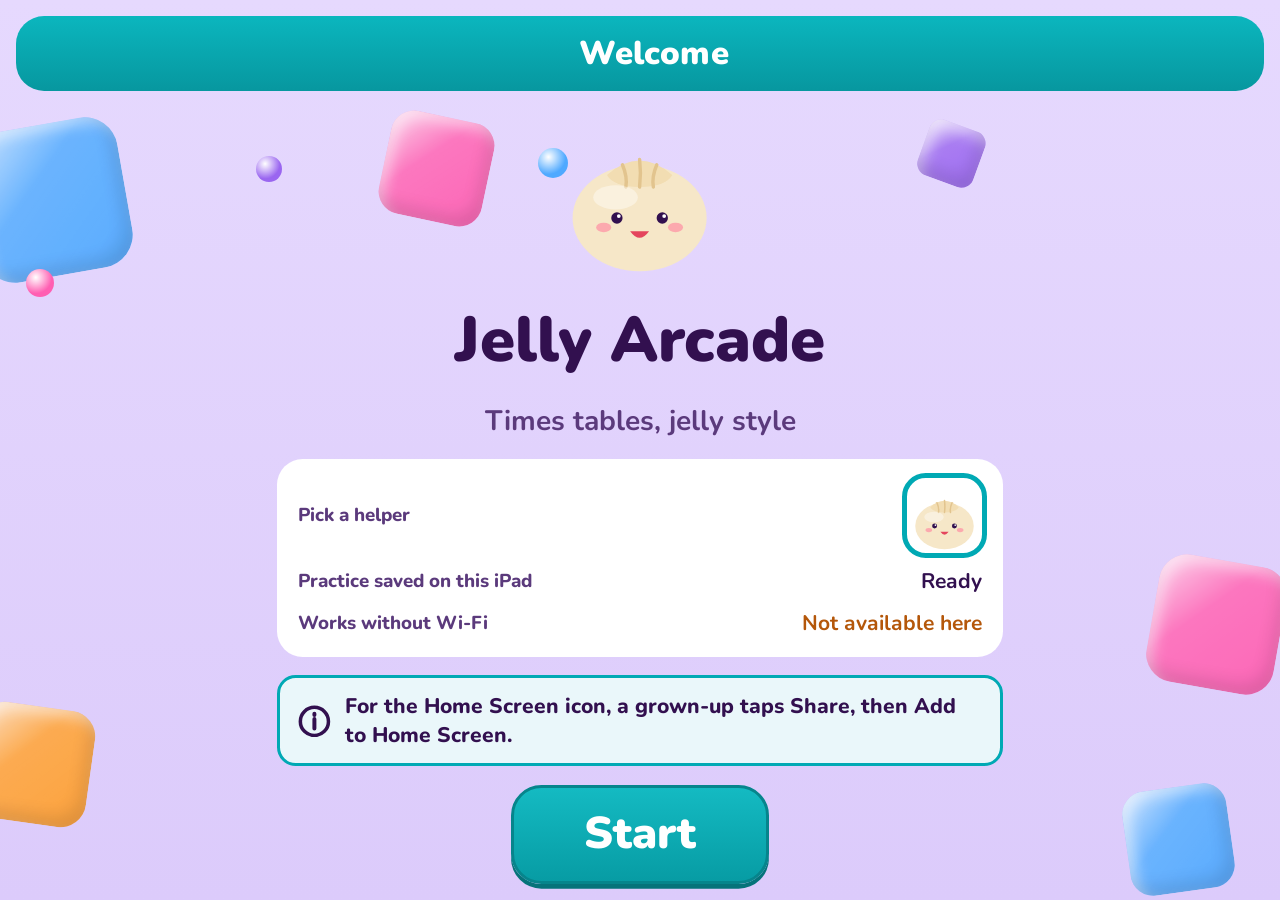
<file: index.html>
<!DOCTYPE html><!--xlzWpRElolEZIaLu9i3K3--><html lang="en-GB" class="__variable_edda51"><head><meta charSet="utf-8"/><meta name="viewport" content="width=device-width, initial-scale=1, viewport-fit=cover"/><link rel="preload" href="/_next/static/media/5cc7ff84a6a272e2-s.p.woff2" as="font" crossorigin="" type="font/woff2"/><link rel="stylesheet" href="/_next/static/css/3253ec397195ac8b.css" data-precedence="next"/><link rel="preload" as="script" fetchPriority="low" href="/_next/static/chunks/webpack-af265a51c39a3e9d.js"/><script src="/_next/static/chunks/4bd1b696-c023c6e3521b1417.js" async=""></script><script src="/_next/static/chunks/255-09fb0d129bb12f51.js" async=""></script><script src="/_next/static/chunks/main-app-bbb7b37649648c88.js" async=""></script><script src="/_next/static/chunks/app/page-cbb9de2ed6f746cb.js" async=""></script><meta name="next-size-adjust" content=""/><meta name="theme-color" content="#00A9B4"/><title>Jelly Arcade</title><meta name="description" content="Times-table practice. Everything is saved on this iPad."/><link rel="manifest" href="/manifest.webmanifest"/><meta name="robots" content="noindex, nofollow"/><meta name="format-detection" content="telephone=no"/><meta name="mobile-web-app-capable" content="yes"/><meta name="apple-mobile-web-app-title" content="Jelly Arcade"/><meta name="apple-mobile-web-app-status-bar-style" content="default"/><link rel="icon" href="/icons/icon-192.png" sizes="192x192" type="image/png"/><link rel="apple-touch-icon" href="/icons/apple-touch-icon.png" sizes="180x180"/><script src="/_next/static/chunks/polyfills-42372ed130431b0a.js" noModule=""></script></head><body><div hidden=""><!--$--><!--/$--></div><div class="scr" role="status" aria-label="Loading" style="align-items:center;justify-content:center;gap:2rem"><svg class="" style="width:16rem;height:16rem" viewBox="0 0 200 200" aria-hidden="true"><ellipse cx="100" cy="128" rx="78" ry="62" fill="#F6E7C8"/><path d="M62 78q38-34 76 0q-8 14-38 14t-38-14z" fill="#F2DDB2"/><path d="M80 66q6 14 4 26M100 60q2 16 0 32M120 66q-6 14-4 26" stroke="#E2C48E" stroke-width="4" fill="none" stroke-linecap="round"/><ellipse cx="72" cy="104" rx="26" ry="14" fill="#fff" opacity=".4"/><circle cx="73.6" cy="128" r="6.6000000000000005" fill="#32104F"/><circle cx="126.4" cy="128" r="6.6000000000000005" fill="#32104F"/><circle cx="75.8" cy="125.8" r="2.2" fill="#fff"/><circle cx="128.6" cy="125.8" r="2.2" fill="#fff"/><ellipse cx="58.199999999999996" cy="139" rx="8.8" ry="5.5" fill="#FF8FA3" opacity=".7"/><ellipse cx="141.8" cy="139" rx="8.8" ry="5.5" fill="#FF8FA3" opacity=".7"/><path d="M89 143.4q11 15.400000000000002 22 0z" fill="#E4455D"/></svg><div class="h3">Getting your records…</div><div class="bar" style="width:30rem"><i style="width:55%"></i></div></div><!--$--><!--/$--><script src="/_next/static/chunks/webpack-af265a51c39a3e9d.js" id="_R_" async=""></script><script>(self.__next_f=self.__next_f||[]).push([0])</script><script>self.__next_f.push([1,"1:\"$Sreact.fragment\"\n2:I[9766,[],\"\"]\n3:I[8924,[],\"\"]\n4:I[79,[\"974\",\"static/chunks/app/page-cbb9de2ed6f746cb.js\"],\"App\"]\n5:I[4431,[],\"OutletBoundary\"]\n7:I[5278,[],\"AsyncMetadataOutlet\"]\n9:I[4431,[],\"ViewportBoundary\"]\nb:I[4431,[],\"MetadataBoundary\"]\nc:\"$Sreact.suspense\"\ne:I[7150,[],\"\"]\n:HL[\"/_next/static/media/5cc7ff84a6a272e2-s.p.woff2\",\"font\",{\"crossOrigin\":\"\",\"type\":\"font/woff2\"}]\n:HL[\"/_next/static/css/3253ec397195ac8b.css\",\"style\"]\n"])</script><script>self.__next_f.push([1,"0:{\"P\":null,\"b\":\"xlzWpRElolEZIaLu9i3K3\",\"p\":\"\",\"c\":[\"\",\"\"],\"i\":false,\"f\":[[[\"\",{\"children\":[\"__PAGE__\",{}]},\"$undefined\",\"$undefined\",true],[\"\",[\"$\",\"$1\",\"c\",{\"children\":[[[\"$\",\"link\",\"0\",{\"rel\":\"stylesheet\",\"href\":\"/_next/static/css/3253ec397195ac8b.css\",\"precedence\":\"next\",\"crossOrigin\":\"$undefined\",\"nonce\":\"$undefined\"}]],[\"$\",\"html\",null,{\"lang\":\"en-GB\",\"className\":\"__variable_edda51\",\"children\":[\"$\",\"body\",null,{\"children\":[\"$\",\"$L2\",null,{\"parallelRouterKey\":\"children\",\"error\":\"$undefined\",\"errorStyles\":\"$undefined\",\"errorScripts\":\"$undefined\",\"template\":[\"$\",\"$L3\",null,{}],\"templateStyles\":\"$undefined\",\"templateScripts\":\"$undefined\",\"notFound\":[[[\"$\",\"title\",null,{\"children\":\"404: This page could not be found.\"}],[\"$\",\"div\",null,{\"style\":{\"fontFamily\":\"system-ui,\\\"Segoe UI\\\",Roboto,Helvetica,Arial,sans-serif,\\\"Apple Color Emoji\\\",\\\"Segoe UI Emoji\\\"\",\"height\":\"100vh\",\"textAlign\":\"center\",\"display\":\"flex\",\"flexDirection\":\"column\",\"alignItems\":\"center\",\"justifyContent\":\"center\"},\"children\":[\"$\",\"div\",null,{\"children\":[[\"$\",\"style\",null,{\"dangerouslySetInnerHTML\":{\"__html\":\"body{color:#000;background:#fff;margin:0}.next-error-h1{border-right:1px solid rgba(0,0,0,.3)}@media (prefers-color-scheme:dark){body{color:#fff;background:#000}.next-error-h1{border-right:1px solid rgba(255,255,255,.3)}}\"}}],[\"$\",\"h1\",null,{\"className\":\"next-error-h1\",\"style\":{\"display\":\"inline-block\",\"margin\":\"0 20px 0 0\",\"padding\":\"0 23px 0 0\",\"fontSize\":24,\"fontWeight\":500,\"verticalAlign\":\"top\",\"lineHeight\":\"49px\"},\"children\":404}],[\"$\",\"div\",null,{\"style\":{\"display\":\"inline-block\"},\"children\":[\"$\",\"h2\",null,{\"style\":{\"fontSize\":14,\"fontWeight\":400,\"lineHeight\":\"49px\",\"margin\":0},\"children\":\"This page could not be found.\"}]}]]}]}]],[]],\"forbidden\":\"$undefined\",\"unauthorized\":\"$undefined\"}]}]}]]}],{\"children\":[\"__PAGE__\",[\"$\",\"$1\",\"c\",{\"children\":[[\"$\",\"$L4\",null,{}],null,[\"$\",\"$L5\",null,{\"children\":[\"$L6\",[\"$\",\"$L7\",null,{\"promise\":\"$@8\"}]]}]]}],{},null,false]},null,false],[\"$\",\"$1\",\"h\",{\"children\":[null,[[\"$\",\"$L9\",null,{\"children\":\"$La\"}],[\"$\",\"meta\",null,{\"name\":\"next-size-adjust\",\"content\":\"\"}]],[\"$\",\"$Lb\",null,{\"children\":[\"$\",\"div\",null,{\"hidden\":true,\"children\":[\"$\",\"$c\",null,{\"fallback\":null,\"children\":\"$Ld\"}]}]}]]}],false]],\"m\":\"$undefined\",\"G\":[\"$e\",[]],\"s\":false,\"S\":true}\n"])</script><script>self.__next_f.push([1,"a:[[\"$\",\"meta\",\"0\",{\"charSet\":\"utf-8\"}],[\"$\",\"meta\",\"1\",{\"name\":\"viewport\",\"content\":\"width=device-width, initial-scale=1, viewport-fit=cover\"}],[\"$\",\"meta\",\"2\",{\"name\":\"theme-color\",\"content\":\"#00A9B4\"}]]\n6:null\n"])</script><script>self.__next_f.push([1,"f:I[622,[],\"IconMark\"]\n"])</script><script>self.__next_f.push([1,"8:{\"metadata\":[[\"$\",\"title\",\"0\",{\"children\":\"Jelly Arcade\"}],[\"$\",\"meta\",\"1\",{\"name\":\"description\",\"content\":\"Times-table practice. Everything is saved on this iPad.\"}],[\"$\",\"link\",\"2\",{\"rel\":\"manifest\",\"href\":\"/manifest.webmanifest\",\"crossOrigin\":\"$undefined\"}],[\"$\",\"meta\",\"3\",{\"name\":\"robots\",\"content\":\"noindex, nofollow\"}],[\"$\",\"meta\",\"4\",{\"name\":\"format-detection\",\"content\":\"telephone=no\"}],[\"$\",\"meta\",\"5\",{\"name\":\"mobile-web-app-capable\",\"content\":\"yes\"}],[\"$\",\"meta\",\"6\",{\"name\":\"apple-mobile-web-app-title\",\"content\":\"Jelly Arcade\"}],[\"$\",\"meta\",\"7\",{\"name\":\"apple-mobile-web-app-status-bar-style\",\"content\":\"default\"}],[\"$\",\"link\",\"8\",{\"rel\":\"icon\",\"href\":\"/icons/icon-192.png\",\"sizes\":\"192x192\",\"type\":\"image/png\"}],[\"$\",\"link\",\"9\",{\"rel\":\"apple-touch-icon\",\"href\":\"/icons/apple-touch-icon.png\",\"sizes\":\"180x180\"}],[\"$\",\"$Lf\",\"10\",{}]],\"error\":null,\"digest\":\"$undefined\"}\n"])</script><script>self.__next_f.push([1,"d:\"$8:metadata\"\n"])</script></body></html>
</file>
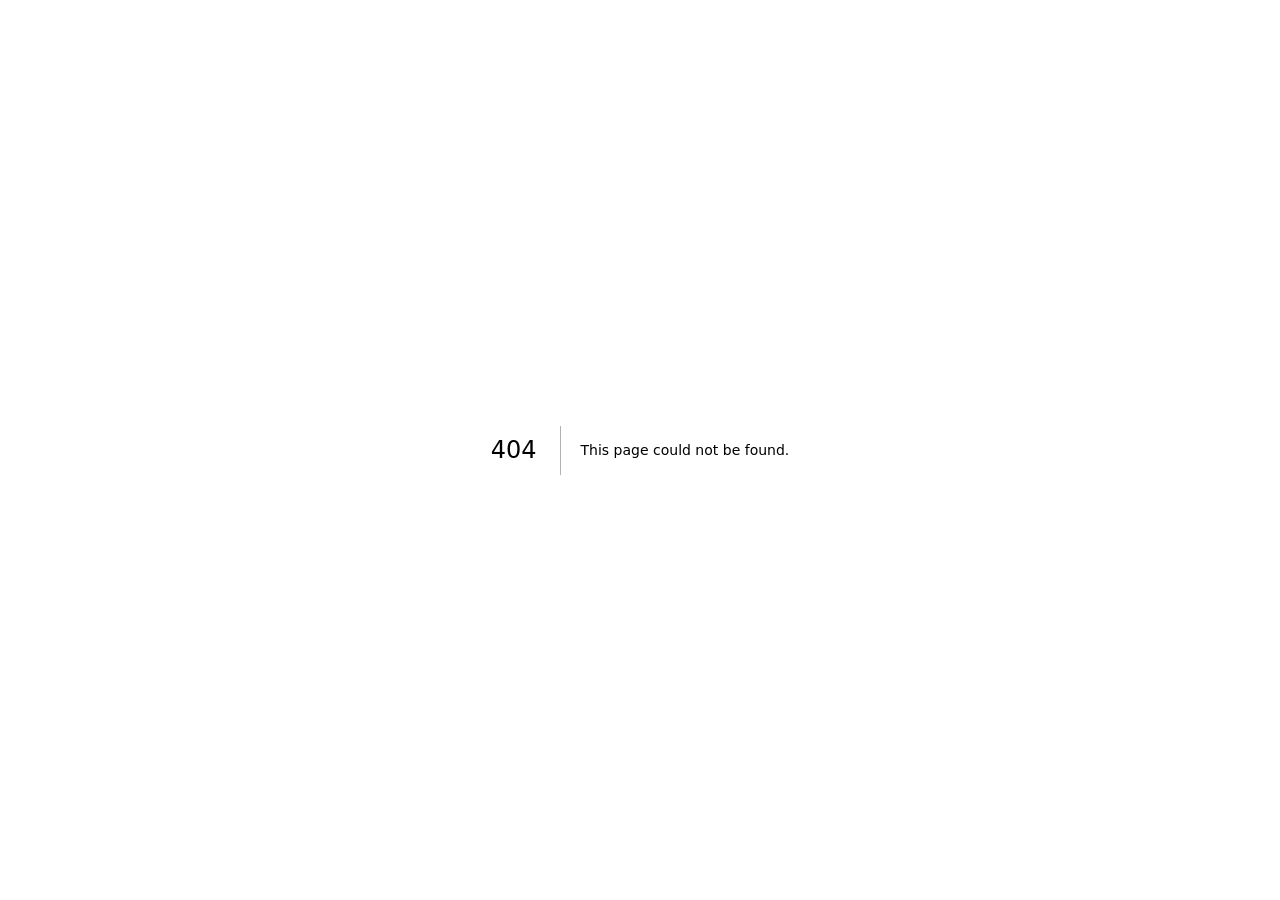
<file: 404/index.html>
<!DOCTYPE html><!--xlzWpRElolEZIaLu9i3K3--><html lang="en-GB" class="__variable_edda51"><head><meta charSet="utf-8"/><meta name="viewport" content="width=device-width, initial-scale=1, viewport-fit=cover"/><link rel="preload" href="/_next/static/media/5cc7ff84a6a272e2-s.p.woff2" as="font" crossorigin="" type="font/woff2"/><link rel="stylesheet" href="/_next/static/css/3253ec397195ac8b.css" data-precedence="next"/><link rel="preload" as="script" fetchPriority="low" href="/_next/static/chunks/webpack-af265a51c39a3e9d.js"/><script src="/_next/static/chunks/4bd1b696-c023c6e3521b1417.js" async=""></script><script src="/_next/static/chunks/255-09fb0d129bb12f51.js" async=""></script><script src="/_next/static/chunks/main-app-bbb7b37649648c88.js" async=""></script><meta name="robots" content="noindex"/><meta name="next-size-adjust" content=""/><title>404: This page could not be found.</title><meta name="theme-color" content="#00A9B4"/><title>Jelly Arcade</title><meta name="description" content="Times-table practice. Everything is saved on this iPad."/><link rel="manifest" href="/manifest.webmanifest"/><meta name="robots" content="noindex, nofollow"/><meta name="format-detection" content="telephone=no"/><meta name="mobile-web-app-capable" content="yes"/><meta name="apple-mobile-web-app-title" content="Jelly Arcade"/><meta name="apple-mobile-web-app-status-bar-style" content="default"/><link rel="icon" href="/icons/icon-192.png" sizes="192x192" type="image/png"/><link rel="apple-touch-icon" href="/icons/apple-touch-icon.png" sizes="180x180"/><script src="/_next/static/chunks/polyfills-42372ed130431b0a.js" noModule=""></script></head><body><div hidden=""><!--$--><!--/$--></div><div style="font-family:system-ui,&quot;Segoe UI&quot;,Roboto,Helvetica,Arial,sans-serif,&quot;Apple Color Emoji&quot;,&quot;Segoe UI Emoji&quot;;height:100vh;text-align:center;display:flex;flex-direction:column;align-items:center;justify-content:center"><div><style>body{color:#000;background:#fff;margin:0}.next-error-h1{border-right:1px solid rgba(0,0,0,.3)}@media (prefers-color-scheme:dark){body{color:#fff;background:#000}.next-error-h1{border-right:1px solid rgba(255,255,255,.3)}}</style><h1 class="next-error-h1" style="display:inline-block;margin:0 20px 0 0;padding:0 23px 0 0;font-size:24px;font-weight:500;vertical-align:top;line-height:49px">404</h1><div style="display:inline-block"><h2 style="font-size:14px;font-weight:400;line-height:49px;margin:0">This page could not be found.</h2></div></div></div><!--$--><!--/$--><script src="/_next/static/chunks/webpack-af265a51c39a3e9d.js" id="_R_" async=""></script><script>(self.__next_f=self.__next_f||[]).push([0])</script><script>self.__next_f.push([1,"1:\"$Sreact.fragment\"\n2:I[9766,[],\"\"]\n3:I[8924,[],\"\"]\n4:I[4431,[],\"OutletBoundary\"]\n6:I[5278,[],\"AsyncMetadataOutlet\"]\n8:I[4431,[],\"ViewportBoundary\"]\na:I[4431,[],\"MetadataBoundary\"]\nb:\"$Sreact.suspense\"\nd:I[7150,[],\"\"]\n:HL[\"/_next/static/media/5cc7ff84a6a272e2-s.p.woff2\",\"font\",{\"crossOrigin\":\"\",\"type\":\"font/woff2\"}]\n:HL[\"/_next/static/css/3253ec397195ac8b.css\",\"style\"]\n"])</script><script>self.__next_f.push([1,"0:{\"P\":null,\"b\":\"xlzWpRElolEZIaLu9i3K3\",\"p\":\"\",\"c\":[\"\",\"_not-found\",\"\"],\"i\":false,\"f\":[[[\"\",{\"children\":[\"/_not-found\",{\"children\":[\"__PAGE__\",{}]}]},\"$undefined\",\"$undefined\",true],[\"\",[\"$\",\"$1\",\"c\",{\"children\":[[[\"$\",\"link\",\"0\",{\"rel\":\"stylesheet\",\"href\":\"/_next/static/css/3253ec397195ac8b.css\",\"precedence\":\"next\",\"crossOrigin\":\"$undefined\",\"nonce\":\"$undefined\"}]],[\"$\",\"html\",null,{\"lang\":\"en-GB\",\"className\":\"__variable_edda51\",\"children\":[\"$\",\"body\",null,{\"children\":[\"$\",\"$L2\",null,{\"parallelRouterKey\":\"children\",\"error\":\"$undefined\",\"errorStyles\":\"$undefined\",\"errorScripts\":\"$undefined\",\"template\":[\"$\",\"$L3\",null,{}],\"templateStyles\":\"$undefined\",\"templateScripts\":\"$undefined\",\"notFound\":\"$undefined\",\"forbidden\":\"$undefined\",\"unauthorized\":\"$undefined\"}]}]}]]}],{\"children\":[\"/_not-found\",[\"$\",\"$1\",\"c\",{\"children\":[null,[\"$\",\"$L2\",null,{\"parallelRouterKey\":\"children\",\"error\":\"$undefined\",\"errorStyles\":\"$undefined\",\"errorScripts\":\"$undefined\",\"template\":[\"$\",\"$L3\",null,{}],\"templateStyles\":\"$undefined\",\"templateScripts\":\"$undefined\",\"notFound\":\"$undefined\",\"forbidden\":\"$undefined\",\"unauthorized\":\"$undefined\"}]]}],{\"children\":[\"__PAGE__\",[\"$\",\"$1\",\"c\",{\"children\":[[[\"$\",\"title\",null,{\"children\":\"404: This page could not be found.\"}],[\"$\",\"div\",null,{\"style\":{\"fontFamily\":\"system-ui,\\\"Segoe UI\\\",Roboto,Helvetica,Arial,sans-serif,\\\"Apple Color Emoji\\\",\\\"Segoe UI Emoji\\\"\",\"height\":\"100vh\",\"textAlign\":\"center\",\"display\":\"flex\",\"flexDirection\":\"column\",\"alignItems\":\"center\",\"justifyContent\":\"center\"},\"children\":[\"$\",\"div\",null,{\"children\":[[\"$\",\"style\",null,{\"dangerouslySetInnerHTML\":{\"__html\":\"body{color:#000;background:#fff;margin:0}.next-error-h1{border-right:1px solid rgba(0,0,0,.3)}@media (prefers-color-scheme:dark){body{color:#fff;background:#000}.next-error-h1{border-right:1px solid rgba(255,255,255,.3)}}\"}}],[\"$\",\"h1\",null,{\"className\":\"next-error-h1\",\"style\":{\"display\":\"inline-block\",\"margin\":\"0 20px 0 0\",\"padding\":\"0 23px 0 0\",\"fontSize\":24,\"fontWeight\":500,\"verticalAlign\":\"top\",\"lineHeight\":\"49px\"},\"children\":404}],[\"$\",\"div\",null,{\"style\":{\"display\":\"inline-block\"},\"children\":[\"$\",\"h2\",null,{\"style\":{\"fontSize\":14,\"fontWeight\":400,\"lineHeight\":\"49px\",\"margin\":0},\"children\":\"This page could not be found.\"}]}]]}]}]],null,[\"$\",\"$L4\",null,{\"children\":[\"$L5\",[\"$\",\"$L6\",null,{\"promise\":\"$@7\"}]]}]]}],{},null,false]},null,false]},null,false],[\"$\",\"$1\",\"h\",{\"children\":[[\"$\",\"meta\",null,{\"name\":\"robots\",\"content\":\"noindex\"}],[[\"$\",\"$L8\",null,{\"children\":\"$L9\"}],[\"$\",\"meta\",null,{\"name\":\"next-size-adjust\",\"content\":\"\"}]],[\"$\",\"$La\",null,{\"children\":[\"$\",\"div\",null,{\"hidden\":true,\"children\":[\"$\",\"$b\",null,{\"fallback\":null,\"children\":\"$Lc\"}]}]}]]}],false]],\"m\":\"$undefined\",\"G\":[\"$d\",[]],\"s\":false,\"S\":true}\n"])</script><script>self.__next_f.push([1,"9:[[\"$\",\"meta\",\"0\",{\"charSet\":\"utf-8\"}],[\"$\",\"meta\",\"1\",{\"name\":\"viewport\",\"content\":\"width=device-width, initial-scale=1, viewport-fit=cover\"}],[\"$\",\"meta\",\"2\",{\"name\":\"theme-color\",\"content\":\"#00A9B4\"}]]\n5:null\n"])</script><script>self.__next_f.push([1,"e:I[622,[],\"IconMark\"]\n"])</script><script>self.__next_f.push([1,"7:{\"metadata\":[[\"$\",\"title\",\"0\",{\"children\":\"Jelly Arcade\"}],[\"$\",\"meta\",\"1\",{\"name\":\"description\",\"content\":\"Times-table practice. Everything is saved on this iPad.\"}],[\"$\",\"link\",\"2\",{\"rel\":\"manifest\",\"href\":\"/manifest.webmanifest\",\"crossOrigin\":\"$undefined\"}],[\"$\",\"meta\",\"3\",{\"name\":\"robots\",\"content\":\"noindex, nofollow\"}],[\"$\",\"meta\",\"4\",{\"name\":\"format-detection\",\"content\":\"telephone=no\"}],[\"$\",\"meta\",\"5\",{\"name\":\"mobile-web-app-capable\",\"content\":\"yes\"}],[\"$\",\"meta\",\"6\",{\"name\":\"apple-mobile-web-app-title\",\"content\":\"Jelly Arcade\"}],[\"$\",\"meta\",\"7\",{\"name\":\"apple-mobile-web-app-status-bar-style\",\"content\":\"default\"}],[\"$\",\"link\",\"8\",{\"rel\":\"icon\",\"href\":\"/icons/icon-192.png\",\"sizes\":\"192x192\",\"type\":\"image/png\"}],[\"$\",\"link\",\"9\",{\"rel\":\"apple-touch-icon\",\"href\":\"/icons/apple-touch-icon.png\",\"sizes\":\"180x180\"}],[\"$\",\"$Le\",\"10\",{}]],\"error\":null,\"digest\":\"$undefined\"}\n"])</script><script>self.__next_f.push([1,"c:\"$7:metadata\"\n"])</script></body></html>
</file>
<file: _next/static/css/3253ec397195ac8b.css>
@font-face{font-family:nunito;src:url(/_next/static/media/5cc7ff84a6a272e2-s.p.woff2) format("woff2");font-display:swap;font-weight:200 1000}@font-face{font-family:nunito Fallback;src:local("Arial");ascent-override:103.02%;descent-override:35.97%;line-gap-override:0.00%;size-adjust:98.13%}.__className_edda51{font-family:nunito,nunito Fallback}.__variable_edda51{--font-nunito:"nunito","nunito Fallback"}html{font-size:1.302vmin;-webkit-text-size-adjust:100%;touch-action:manipulation;overscroll-behavior:none}*{box-sizing:border-box;margin:0}body,html{height:100%}body{font-family:var(--font);background:#DCCBFB;color:var(--plum);font-size:1.8rem;line-height:1.35;-webkit-tap-highlight-color:transparent;-moz-user-select:none;user-select:none;-webkit-user-select:none;overflow:hidden}button,input,select,textarea{font:inherit;color:inherit}button{background:none;border:0;padding:0;cursor:pointer}input,textarea{-moz-user-select:text;user-select:text;-webkit-user-select:text}:focus-visible{outline:.4rem solid var(--plum);outline-offset:.2rem;border-radius:1rem}a{color:inherit}:root{--plum:#32104F;--plum2:#5B3A7C;--teal:#00A9B4;--teal-d:#087780;--teal-dd:#0A5560;--teal-l:#D9F6F6;--lav:#E0D0FD;--lav2:#EDE4FF;--key:#CFB8FC;--key-b:#A67AE8;--chip:#D8CBFB;--white:#fff;--ok:#0E8F5B;--warn:#B4570A;--bad:#B3261E;--line:#CDBBF2;--r:1.8rem;--font:var(--font-nunito),"Nunito","Trebuchet MS","Arial Rounded MT Bold",system-ui,sans-serif}.hdr{margin:1.4rem 1.4rem 0;height:7.8rem;border-radius:2.4rem;background:linear-gradient(180deg,#0BB6BE,#07979F);display:flex;align-items:center;gap:1.2rem;padding:0 1.2rem;color:#fff;flex:none;position:relative;z-index:3}.hdr h2{flex:1 1;text-align:center;font-size:3.2rem;font-weight:900;letter-spacing:.2px}.hbtn{width:5.4rem;height:5.4rem;border-radius:50%;background:var(--teal-dd);display:grid;place-items:center;flex:none}.hbtn svg{width:3rem;height:3rem}.hbox{border-radius:1.8rem;padding:.6rem 1.4rem;text-align:center;min-width:10.4rem;line-height:1.05;flex:none}.hbox small{display:block;font-size:1.4rem;font-weight:800;opacity:.9}.hbox b{font-size:3.2rem;font-weight:900}.hbox.dark{background:var(--teal-dd);color:#fff}.hbox.light{background:var(--chip);color:var(--plum)}.nav{margin:0 1.2rem 1.2rem;height:8.4rem;border-radius:2.4rem;background:#fff;padding:.8rem;gap:.8rem;flex:none;position:relative;z-index:3}.nav,.nav a{display:flex}.nav a{flex:1 1;flex-direction:column;align-items:center;justify-content:center;border-radius:1.8rem;font-weight:800;font-size:1.7rem;color:var(--plum2);gap:2px}.nav a svg{width:3.4rem;height:3.4rem}.nav a.on{background:var(--teal-l);color:var(--teal-dd)}.jelly{border-radius:22%;background:linear-gradient(135deg,rgba(255,255,255,.75),rgba(255,255,255,.1) 40%,transparent),var(--c);opacity:.92;box-shadow:inset -.6rem -.8rem 1.4rem rgba(0,0,0,.12),inset .6rem .6rem 1.2rem rgba(255,255,255,.5)}.bead,.jelly{position:absolute;z-index:1}.bead{border-radius:50%;background:radial-gradient(circle at 35% 30%,#fff,var(--c) 60%)}.chr{position:absolute}.chr,.eq{z-index:2}.eq{display:flex;align-items:center;justify-content:center;gap:1.4rem;font-size:12rem;font-weight:900;line-height:1;margin:1.4rem 0 .4rem;position:relative}.eq .ans{width:17rem;height:17rem;border-radius:3rem;background:#fff;border:.6rem solid var(--key-b);display:grid;place-items:center;font-size:10.4rem}.eq .ans.has{color:var(--plum)}.prog{align-self:center;background:rgba(255,255,255,.7);border-radius:2.2rem;padding:1.2rem 2.6rem;display:flex;align-items:center;gap:2.2rem;font-weight:900;font-size:2.4rem;position:relative;z-index:2}.dots i{width:3rem;height:3rem;border-radius:50%;background:#C4B6EA}.dots i.on{background:var(--teal)}.sep{width:2px;align-self:stretch;background:var(--line)}.k.sub{background:linear-gradient(180deg,#14BAC2,#079CA4);border-color:#06858C;color:#fff;box-shadow:inset 0 .5rem 0 rgba(255,255,255,.4),0 .5rem 0 #06737A}.k.sub.off{filter:grayscale(.6);opacity:.55}.k svg{width:5.8rem;height:5.8rem}.play-left{display:flex;flex-direction:column;align-items:center}.play-body{position:relative}.btn{display:inline-grid;place-items:center;min-height:5.6rem;padding:0 2.8rem;border-radius:1.8rem;font-weight:900;font-size:2.4rem;border:3px solid;cursor:default;text-align:center}.btn.p{background:linear-gradient(180deg,#14BAC2,#079CA4);border-color:#06858C;color:#fff;box-shadow:0 .4rem 0 #06737A}.btn.s{border-color:var(--key-b);color:var(--plum)}.btn.d,.btn.s{background:#fff}.btn.d{border-color:var(--bad);color:var(--bad)}.btn.big{min-height:8.4rem;font-size:3.8rem;padding:0 6rem;border-radius:2.6rem}.btn.off{opacity:.5}.card{background:#fff;border-radius:2.2rem;padding:1.6rem 1.8rem;position:relative;z-index:2}.card.soft{background:rgba(255,255,255,.78)}.row{align-items:center}.row,.stack{display:flex;gap:1.2rem}.stack{flex-direction:column}.grow{flex:1 1}.cols{grid-template-columns:1fr 1fr;grid-gap:1.2rem}.cols,.cols3{display:grid;gap:1.2rem}.cols3{grid-template-columns:repeat(3,1fr);grid-gap:1.2rem}.cols4{display:grid;grid-template-columns:repeat(2,1fr);grid-gap:1.2rem;gap:1.2rem}.h3{font-size:2.6rem;font-weight:900}.mut{color:var(--plum2);font-weight:700}.big-n{font-size:5.2rem;font-weight:900;line-height:1}.lbl{font-size:1.6rem;font-weight:800;color:var(--plum2)}.dlg{background:#fff;border-radius:3rem;padding:2.6rem 2.8rem;width:min(64rem,100%);box-shadow:0 1.4rem 4rem rgba(0,0,0,.35);border:.4rem solid var(--key-b)}.dlg .ttl{font-size:3.6rem;font-weight:900}.dlg .meth{font-size:3rem;font-weight:800;line-height:1.35;margin:1.2rem 0 1.8rem}.pause-tag{white-space:nowrap;display:inline-flex;align-items:center;gap:.8rem;background:var(--lav2);border-radius:1.2rem;padding:.6rem 1.2rem;font-weight:900;font-size:1.8rem;margin-bottom:1rem}.tabs{display:flex;gap:.8rem;flex-wrap:wrap;margin-bottom:1.2rem;position:relative;z-index:2}.tab{padding:0 1.6rem;min-height:4.8rem;display:grid;place-items:center;border-radius:1.4rem;background:#fff;border:2px solid var(--line);font-weight:900;font-size:1.8rem}.tab.on{background:var(--teal);color:#fff;border-color:var(--teal)}.seg{display:flex;border:2px solid var(--key-b);border-radius:1.4rem;overflow:hidden;background:#fff}.seg span{padding:0 1.6rem;min-height:4.4rem;display:grid;place-items:center;font-weight:900;font-size:1.7rem}.seg span.on{background:var(--plum);color:#fff}table{width:100%;border-collapse:collapse;font-size:1.8rem;font-weight:700}th{text-align:left;font-size:1.4rem;color:var(--plum2);padding:.6rem .8rem;border-bottom:2px solid var(--line)}td{padding:.9rem .8rem;border-bottom:1px solid #eee6fb}td.n,th.n{text-align:right;font-feature-settings:"tnum";font-variant-numeric:tabular-nums}.tag{display:inline-block;font-size:1.4rem;font-weight:900;padding:2px 1rem;border-radius:.8rem;border:2px solid}.tag.new{color:var(--plum2);border-color:var(--key-b);background:#fff}.tag.pr{color:var(--warn);border-color:var(--warn);background:#FFF4E5}.tag.se{color:var(--ok);border-color:var(--ok);background:#E7F7EF}.tag.bad{color:var(--bad);border-color:var(--bad);background:#FDECEA}.bar{height:1.6rem;border-radius:.8rem;background:#E6DDF7;overflow:hidden}.bar i{display:block;height:100%;background:var(--teal)}.hm{grid-template-columns:3rem repeat(12,1fr);grid-gap:3px;gap:3px;font-weight:800;text-align:center}.hm,.hm b{display:grid;font-size:1.3rem}.hm b{place-items:center;aspect-ratio:1;border-radius:.6rem;color:#fff}.hm .c1{color:#7a3d00}.hm .h{background:none;display:grid;place-items:center;aspect-ratio:auto;color:var(--plum2)}.c0{background:#EFE9F8}.c1{background:#F8C98A}.c2{background:#BFE6D2}.c3{background:#2BA777}.toggle{width:6.4rem;height:3.6rem;border-radius:1.2rem;background:var(--teal);position:relative;flex:none}.toggle:after{content:"";position:absolute;right:.4rem;top:.4rem;width:2.8rem;height:2.8rem;border-radius:.9rem;background:#fff}.toggle.off{background:#B9ABD3}.toggle.off:after{right:auto;left:.4rem}.field{border:3px solid var(--key-b);background:#fff;border-radius:1.4rem;min-height:5.4rem;padding:0 1.4rem;font-size:2.2rem}.banner,.field{display:flex;align-items:center;font-weight:800}.banner{border-radius:1.6rem;padding:1.2rem 1.6rem;font-size:1.8rem;gap:1.2rem;border:3px solid;position:relative;z-index:2}.banner.info{background:#EAF7FA;border-color:var(--teal)}.banner.warn{background:#FFF4E5;border-color:var(--warn)}.banner.err{background:#FDECEA;border-color:var(--bad)}.banner.ok{background:#E7F7EF;border-color:var(--ok)}.ico{width:2.8rem;height:2.8rem;flex:none}.chrcard{background:#fff;border-radius:2.2rem;padding:1.2rem;display:flex;flex-direction:column;align-items:center;gap:.6rem;font-weight:900;font-size:1.9rem;text-align:center;position:relative}.chrcard.sel{outline:.5rem solid var(--teal)}.chrcard.lock .art{filter:grayscale(1) brightness(1.25);opacity:.45}.chrcard small{font-weight:700;font-size:1.4rem;color:var(--plum2)}.cal{display:grid;grid-template-columns:repeat(7,1fr);grid-gap:.6rem;gap:.6rem;text-align:center;font-weight:800}.cal b{padding:1rem 0;border-radius:1.2rem;background:#fff;border:2px solid var(--line)}.cal b.sel{background:var(--teal);color:#fff;border-color:var(--teal)}.cal b.dis{opacity:.35}.sys{display:grid;grid-gap:1.4rem;gap:1.4rem}.sysbox{background:#fff;border-radius:2rem;padding:1.4rem;border:2px solid var(--line)}.sysbox h4{font-size:1.7rem;font-weight:900;margin-bottom:.8rem;color:var(--plum2)}.scr{position:fixed;inset:0;display:flex;flex-direction:column;background:linear-gradient(180deg,#E6D9FE,#DCCBFB);overflow:hidden;padding:env(safe-area-inset-top,0) env(safe-area-inset-right,0) env(safe-area-inset-bottom,0) env(safe-area-inset-left,0)}.scr.parent{background:#F1EBFB}.body{flex:1 1;position:relative;padding:1.4rem 1.8rem;display:flex;flex-direction:column;min-height:0;z-index:2}.body.scroll{overflow-y:auto;-webkit-overflow-scrolling:touch;gap:1.2rem;display:block}.body.scroll>*+*{margin-top:1.2rem}.decor{position:absolute;inset:0;pointer-events:none;z-index:1}.decor,.hdr h2{overflow:hidden}.hdr h2{min-width:0;text-overflow:ellipsis;white-space:nowrap}.hbtn{color:#fff}.hbtn.chip{background:var(--chip);color:var(--plum)}.nav button{flex:1 1;display:flex;flex-direction:column;align-items:center;justify-content:center;border-radius:1.8rem;font-weight:800;font-size:1.7rem;color:var(--plum2);gap:2px;min-height:4.4rem}.nav button svg{width:3.4rem;height:3.4rem}.nav button.on{background:var(--teal-l);color:var(--teal-dd)}.nav.parentnav button{font-size:1.5rem}.nav.parentnav button svg{width:2.8rem;height:2.8rem}.dots{display:flex;gap:1rem;margin-top:.6rem}.prog{margin:.4rem auto 0}.play-left{flex:none}.pad,.play-left{position:relative}.pad{grid-template-columns:repeat(3,1fr);grid-auto-rows:1fr;grid-gap:1.4rem;gap:1.4rem;width:min(56rem,100%);margin:1.4rem auto 0;z-index:2;flex:1 1 auto;min-height:30rem;max-height:50rem}.k,.pad{display:grid}.k{height:auto;min-height:4.4rem;border-radius:3rem;border:3px solid var(--key-b);background:linear-gradient(180deg,#DCCBFD,#C7ADFA);box-shadow:inset 0 .5rem 0 rgba(255,255,255,.55),0 .5rem 0 #B28CF0;place-items:center;font-size:6.2rem;font-weight:900;line-height:1;transition:transform .06s}.k:active{transform:translateY(.4rem);box-shadow:inset 0 .5rem 0 rgba(255,255,255,.55),0 .1rem 0 #B28CF0}.k.sub{font-size:4rem}.k:disabled{opacity:.55}.eq .ans{overflow:hidden}.eq .ans.cursor:after{content:"";width:.4rem;height:60%;background:var(--key-b);animation:blink 1s steps(1) infinite}@keyframes blink{50%{opacity:0}}.timeup{align-self:center;background:var(--plum);color:#fff;border-radius:1.4rem;padding:.6rem 1.6rem;font-size:2rem;margin-top:.8rem;position:relative;z-index:2}.flash,.timeup{font-weight:900}.flash{position:absolute;left:50%;top:22%;transform:translateX(-50%);z-index:5;background:#fff;border:.4rem solid var(--teal);color:var(--teal-dd);border-radius:2.4rem;padding:1rem 2.8rem;font-size:3.6rem;box-shadow:0 1rem 3rem rgba(0,0,0,.2);animation:pop .5s ease-out}.flash.plain{border-color:var(--key-b);color:var(--plum)}@keyframes pop{0%{transform:translateX(-50%) scale(.7);opacity:0}to{transform:translateX(-50%) scale(1);opacity:1}}.scrim{position:fixed;inset:0;background:rgba(50,16,79,.55);z-index:20;display:grid;place-items:center;padding:3rem}.dlg.wide{width:min(86rem,100%)}.dlg[role=dialog]:focus{outline:none}.row.wrap{flex-wrap:wrap}.row.end{justify-content:flex-end}.btn{cursor:pointer}.btn.off,.btn:disabled{opacity:.5;cursor:default}.field{width:100%}input.field,textarea.field{outline:none}input.field:focus,textarea.field:focus{border-color:var(--teal)}textarea.field{padding:1rem 1.4rem;min-height:9rem;display:block;resize:none}.stepper{display:flex;align-items:center;gap:1rem}.stepper .btn{width:7rem;padding:0;font-size:3.6rem}.stepper .val{flex:1 1;text-align:center;font-size:7.2rem;font-weight:900;line-height:1}.chip-t{min-width:5.4rem;min-height:5.4rem;border-radius:1.4rem;border:2px solid var(--line);background:#fff;font-weight:900;font-size:2rem;display:grid;place-items:center}.chip-t.on{background:var(--teal);color:#fff;border-color:var(--teal)}.chip-t.fam.on{background:var(--plum);border-color:var(--plum)}.tablegrid{display:grid;grid-template-columns:repeat(6,1fr);grid-gap:.8rem;gap:.8rem}.numfield{width:11rem;text-align:center}.toggle{border:0;cursor:pointer;padding:0}.seg button{padding:0 1.6rem;min-height:4.4rem;display:grid;place-items:center;font-weight:900;font-size:1.7rem;background:#fff}.seg button.on{background:var(--plum);color:#fff}.seg button+button{border-left:2px solid var(--key-b)}.tag.btnlike{cursor:pointer}.tbl-scroll{overflow-x:auto}.chrcard{cursor:pointer;border:0;width:100%}.chrcard .lockicon{position:absolute;top:1rem;right:1rem;color:var(--plum2);width:3rem;height:3rem}.chrcard .lockicon svg{width:100%;height:100%}.hm b{aspect-ratio:auto;height:4.2rem;min-width:0}.sel-row{cursor:pointer}.sel-row.on td{background:#E6F8F8}.pill-none{display:none}.live{position:absolute;width:1px;height:1px;overflow:hidden;clip:rect(0 0 0 0)}.tiny{font-size:1.4rem}.err-screen{align-items:center;justify-content:center;text-align:center;gap:1.6rem;padding:3rem}.err-screen .card{max-width:68rem}.bigbar{height:2rem}.reminder{position:relative;z-index:3;margin:0 1.2rem .6rem;font-size:1.5rem}.reminder button{text-decoration:underline;font-weight:800}.ready-chip{display:inline-flex;gap:.6rem;align-items:center;font-weight:800}.pg{display:flex;gap:1.2rem;flex-wrap:wrap}.pg>*{flex:1 1 30rem;min-width:0}@media (orientation:landscape){.hdr{height:6.4rem}.hbtn{width:4.8rem;height:4.8rem}.hdr h2{font-size:2.8rem}.hbox b{font-size:2.6rem}.nav{height:6.8rem}.nav button{flex-direction:row;gap:1rem}.nav button svg{width:2.8rem;height:2.8rem}.play-body{flex-direction:row;gap:1.8rem;align-items:stretch}.play-left{flex:1 1;justify-content:center}.play-body .pad{width:38rem;margin:0;gap:1rem;align-self:center;flex:none;height:min(100%,44rem);max-height:none;min-height:0}.k{font-size:4.8rem;border-radius:2.4rem}.k.sub{font-size:3rem}.eq{font-size:9.6rem;margin:0 0 1rem}.eq .ans{width:13rem;height:13rem;font-size:8rem}.prog{font-size:2rem;padding:1rem 2rem}.home-wrap{flex-direction:row!important}.pg>*{flex-basis:36rem}.cols.l3{grid-template-columns:repeat(3,1fr)}}@media (orientation:portrait){.only-land{display:none!important}}@media (orientation:landscape){.only-port{display:none!important}}@media (prefers-reduced-motion:reduce){*{animation-duration:.01ms!important;animation-iteration-count:1!important;transition-duration:.01ms!important}}html.reduce-motion *{animation-duration:.01ms!important;animation-iteration-count:1!important;transition-duration:.01ms!important}.play-left{padding-top:min(9rem,7vh)}.c-butter,.c-cloud,.c-dump{position:absolute;z-index:2}.c-dump{width:21rem;height:21rem;left:-4.5rem;bottom:-2rem}.c-butter{width:18rem;height:18rem;right:-4.5rem;bottom:-2rem}.c-cloud{width:14rem;height:14rem;right:-1.5rem;top:-2rem}@media (orientation:landscape){.play-left{padding-top:0}.c-dump{width:12rem;height:12rem;left:-2rem;bottom:.6rem}.c-butter{width:11rem;height:11rem;right:0;bottom:.6rem}.c-cloud{width:10rem;height:10rem;left:0;right:auto;top:0}}.eq .ans.d3{font-size:7.2rem}.eq .ans.d2{font-size:9rem}@media (orientation:landscape){.eq .ans.d3{font-size:5.6rem}.eq .ans.d2{font-size:7rem}}@media (orientation:portrait){.pg{flex-direction:column}.pg>*{flex:0 0 auto}}.bonus-tag{align-self:center;background:linear-gradient(180deg,#FFE27A,#FFC83D);color:#4A2A00;border:.3rem solid #e0a100;border-radius:1.8rem;padding:.8rem 2rem;font-weight:900;font-size:2.4rem;position:relative;z-index:3;box-shadow:0 .4rem 0 #C98F00;text-align:center}.eq.bonus .ans{border-color:#E0A100;box-shadow:0 0 0 .5rem rgba(255,200,61,.45)}.cheer{font-size:2.2rem;font-weight:800;color:var(--teal-dd);margin:-.6rem 0 1.4rem}@media (orientation:landscape){.bonus-tag{font-size:1.9rem;padding:.5rem 1.4rem}}
</file>
